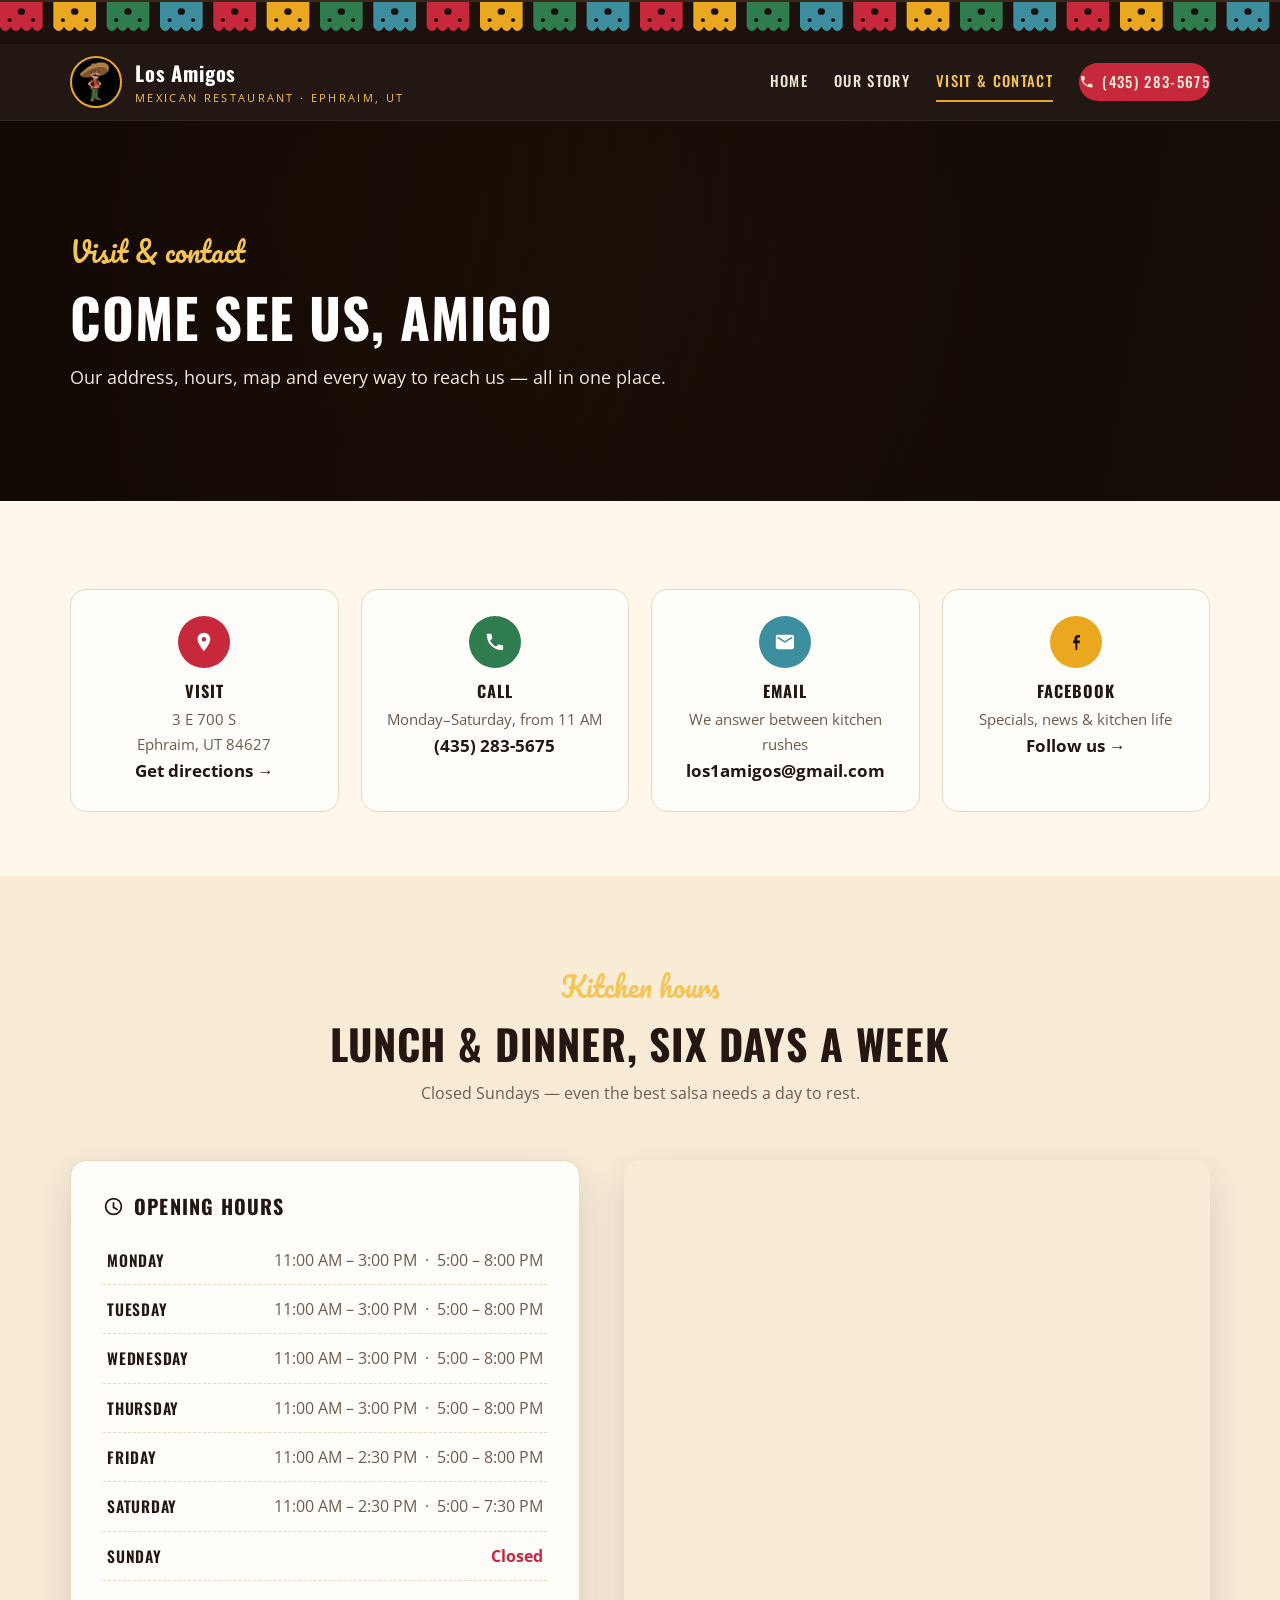
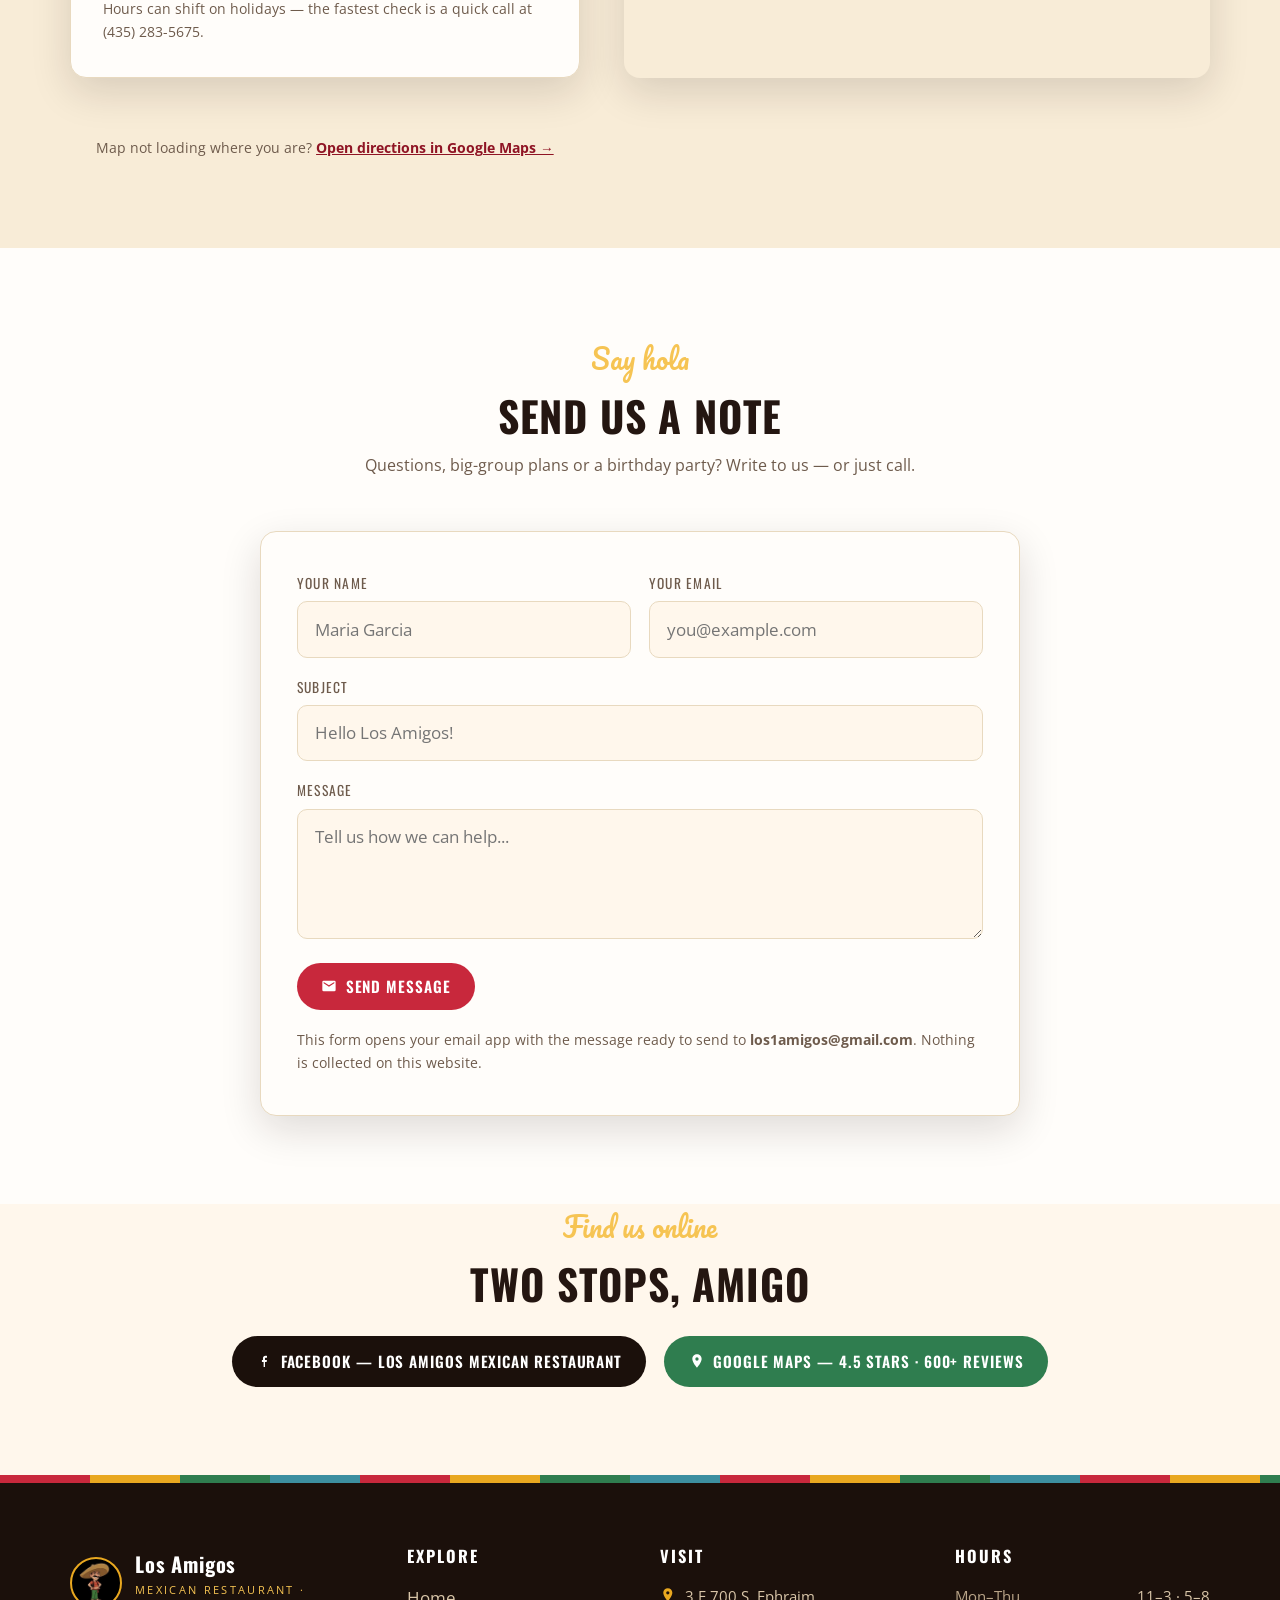
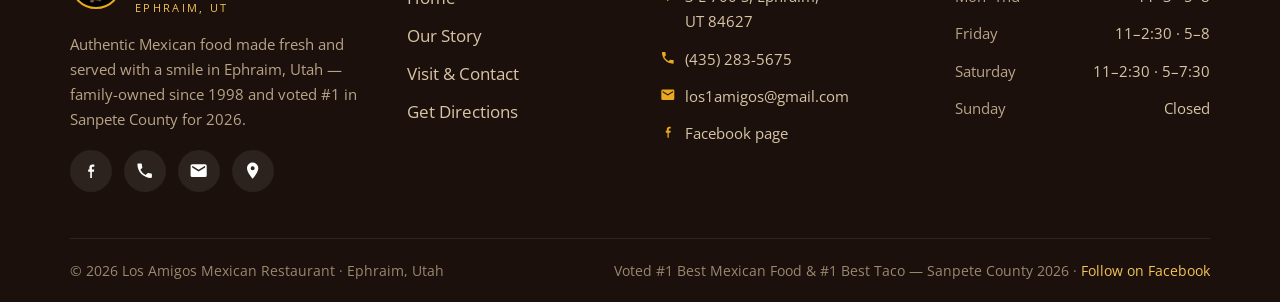
<file: contact.html>
<!DOCTYPE html>
<html lang="en">
<head>
<meta charset="UTF-8">
<meta name="viewport" content="width=device-width, initial-scale=1.0">
<title>Visit &amp; Contact | Los Amigos Mexican Restaurant &mdash; Ephraim, UT</title>
<meta name="description" content="Visit Los Amigos Mexican Restaurant at 3 E 700 S, Ephraim, UT 84627. Call (435) 283-5675, email los1amigos@gmail.com or find our hours, map and Facebook page here.">
<link rel="icon" type="image/jpeg" href="[data-uri]">
<link rel="preconnect" href="https://fonts.googleapis.com">
<link rel="preconnect" href="https://fonts.gstatic.com" crossorigin>
<link href="https://fonts.googleapis.com/css2?family=Oswald:wght@500;600;700&family=Open+Sans:wght@400;600;700&family=Pacifico&display=swap" rel="stylesheet">
<link rel="stylesheet" href="style.css">
</head>
<body>

<div class="papel-wrap" aria-hidden="true"><svg viewBox="0 0 1200 46" preserveAspectRatio="none" aria-hidden="true" focusable="false"><defs><path id="pp" fill-rule="evenodd" d="M0 0 H40 V26 C36.7 32 33.3 32 30 26 C26.7 32 23.3 32 20 26 C16.7 32 13.3 32 10 26 C6.7 32 3.3 32 0 26 Z M23.5 10 a3.5 3.5 0 1 1 -7 0 a3.5 3.5 0 1 1 7 0 Z M11 19 a2 2 0 1 1 -4 0 a2 2 0 1 1 4 0 Z M33 19 a2 2 0 1 1 -4 0 a2 2 0 1 1 4 0 Z"/></defs><rect x="0" y="0" width="1200" height="2.2" fill="#3B2A1A"/><use href="#pp" x="0" y="2" fill="#C8283C"/><use href="#pp" x="50" y="2" fill="#E9A820"/><use href="#pp" x="100" y="2" fill="#2F7D4F"/><use href="#pp" x="150" y="2" fill="#3D8FA0"/><use href="#pp" x="200" y="2" fill="#C8283C"/><use href="#pp" x="250" y="2" fill="#E9A820"/><use href="#pp" x="300" y="2" fill="#2F7D4F"/><use href="#pp" x="350" y="2" fill="#3D8FA0"/><use href="#pp" x="400" y="2" fill="#C8283C"/><use href="#pp" x="450" y="2" fill="#E9A820"/><use href="#pp" x="500" y="2" fill="#2F7D4F"/><use href="#pp" x="550" y="2" fill="#3D8FA0"/><use href="#pp" x="600" y="2" fill="#C8283C"/><use href="#pp" x="650" y="2" fill="#E9A820"/><use href="#pp" x="700" y="2" fill="#2F7D4F"/><use href="#pp" x="750" y="2" fill="#3D8FA0"/><use href="#pp" x="800" y="2" fill="#C8283C"/><use href="#pp" x="850" y="2" fill="#E9A820"/><use href="#pp" x="900" y="2" fill="#2F7D4F"/><use href="#pp" x="950" y="2" fill="#3D8FA0"/><use href="#pp" x="1000" y="2" fill="#C8283C"/><use href="#pp" x="1050" y="2" fill="#E9A820"/><use href="#pp" x="1100" y="2" fill="#2F7D4F"/><use href="#pp" x="1150" y="2" fill="#3D8FA0"/></svg></div>

<header class="site-head">
  <div class="container head-in">
    <a class="brand" href="index.html">
      <img class="brand-logo" src="[data-uri]" alt="Los Amigos Mexican Restaurant logo" width="52" height="52">
      <span class="brand-txt"><strong>Los Amigos</strong><small>Mexican Restaurant &middot; Ephraim, UT</small></span>
    </a>
    <input type="checkbox" id="nav-t" class="nav-t">
    <label for="nav-t" class="nav-burger" aria-label="Toggle navigation"><span></span><span></span><span></span></label>
    <nav class="nav" aria-label="Main navigation">
      <a href="index.html">Home</a>
      <a href="about.html">Our Story</a>
      <a href="contact.html" class="active">Visit &amp; Contact</a>
      <a class="btn btn-red btn-sm" href="tel:+14352835675"><svg class="ico" viewBox="0 0 24 24" aria-hidden="true"><path d="M6.62 10.79a15.05 15.05 0 0 0 6.59 6.59l2.2-2.2a1 1 0 0 1 1.02-.24c1.12.37 2.33.57 3.57.57a1 1 0 0 1 1 1V20a1 1 0 0 1-1 1C10.61 21 3 13.39 3 4a1 1 0 0 1 1-1h3.5a1 1 0 0 1 1 1c0 1.24.2 2.45.57 3.57a1 1 0 0 1-.25 1.02l-2.2 2.2z"/></svg> (435) 283-5675</a>
    </nav>
  </div>
</header>

<main>

  <!-- ============ PAGE HERO ============ -->
  <section class="page-hero" style="background:radial-gradient(circle at 20% 20%,#3a2210,var(--dark) 70%)">
    <div class="container">
      <p class="eyebrow">Visit &amp; contact</p>
      <h1>Come See Us, Amigo</h1>
      <p class="hero-lead">Our address, hours, map and every way to reach us &mdash; all in one place.</p>
    </div>
  </section>

  <!-- ============ CONTACT CARDS ============ -->
  <section class="section" style="padding-bottom:64px">
    <div class="container contact-grid-cards">
      <article class="c-card">
        <div class="ico-badge" style="background:var(--red)"><svg class="ico" viewBox="0 0 24 24" aria-hidden="true"><path fill-rule="evenodd" d="M12 2C8.13 2 5 5.13 5 9c0 5.25 7 13 7 13s7-7.75 7-13c0-3.87-3.13-7-7-7zm0 9.5a2.5 2.5 0 1 1 0-5 2.5 2.5 0 0 1 0 5z"/></svg></div>
        <h3>Visit</h3>
        <p>3 E 700 S<br>Ephraim, UT 84627</p>
        <a href="https://maps.app.goo.gl/V1LFvRE3YoxTsvuu7" target="_blank" rel="noopener">Get directions &rarr;</a>
      </article>
      <article class="c-card">
        <div class="ico-badge" style="background:var(--green)"><svg class="ico" viewBox="0 0 24 24" aria-hidden="true"><path d="M6.62 10.79a15.05 15.05 0 0 0 6.59 6.59l2.2-2.2a1 1 0 0 1 1.02-.24c1.12.37 2.33.57 3.57.57a1 1 0 0 1 1 1V20a1 1 0 0 1-1 1C10.61 21 3 13.39 3 4a1 1 0 0 1 1-1h3.5a1 1 0 0 1 1 1c0 1.24.2 2.45.57 3.57a1 1 0 0 1-.25 1.02l-2.2 2.2z"/></svg></div>
        <h3>Call</h3>
        <p>Monday&ndash;Saturday, from 11 AM</p>
        <a href="tel:+14352835675">(435) 283-5675</a>
      </article>
      <article class="c-card">
        <div class="ico-badge" style="background:var(--teal)"><svg class="ico" viewBox="0 0 24 24" aria-hidden="true"><path d="M20 4H4a2 2 0 0 0-2 2v12a2 2 0 0 0 2 2h16a2 2 0 0 0 2-2V6a2 2 0 0 0-2-2zm0 4-8 5-8-5V6l8 5 8-5v2z"/></svg></div>
        <h3>Email</h3>
        <p>We answer between kitchen rushes</p>
        <a href="mailto:los1amigos@gmail.com">los1amigos@gmail.com</a>
      </article>
      <article class="c-card">
        <div class="ico-badge" style="background:var(--gold);color:var(--dark)"><svg class="ico" viewBox="0 0 24 24" aria-hidden="true"><path d="M13.5 21v-7.6h2.56l.38-2.97h-2.94V8.55c0-.86.24-1.44 1.47-1.44h1.57V4.44c-.27-.04-1.2-.12-2.28-.12-2.26 0-3.8 1.38-3.8 3.9v2.21H8.9v2.97h2.56V21h2.04z"/></svg></div>
        <h3>Facebook</h3>
        <p>Specials, news &amp; kitchen life</p>
        <a href="https://www.facebook.com/profile.php?id=100063625658104" target="_blank" rel="noopener">Follow us &rarr;</a>
      </article>
    </div>
  </section>

  <!-- ============ HOURS + MAP ============ -->
  <section class="section tint">
    <div class="container">
      <div class="sec-head">
        <p class="eyebrow">Kitchen hours</p>
        <h2 class="sec-title">Lunch &amp; Dinner, Six Days a Week</h2>
        <p class="sec-sub">Closed Sundays &mdash; even the best salsa needs a day to rest.</p>
      </div>
      <div class="visit-grid">
        <div class="hours-box">
          <h3><svg class="ico" viewBox="0 0 24 24" aria-hidden="true"><path fill-rule="evenodd" d="M12 2a10 10 0 1 0 0 20 10 10 0 0 0 0-20zm0 2a8 8 0 1 1 0 16 8 8 0 0 1 0-16z"/><path d="M11 7h2v5.4l4.4 2.6-.9 1.5L11 13.6z"/></svg> Opening Hours</h3>
          <div class="hours-row"><span class="day">Monday</span><span class="times">11:00 AM &ndash; 3:00 PM &nbsp;&middot;&nbsp; 5:00 &ndash; 8:00 PM</span></div>
          <div class="hours-row"><span class="day">Tuesday</span><span class="times">11:00 AM &ndash; 3:00 PM &nbsp;&middot;&nbsp; 5:00 &ndash; 8:00 PM</span></div>
          <div class="hours-row"><span class="day">Wednesday</span><span class="times">11:00 AM &ndash; 3:00 PM &nbsp;&middot;&nbsp; 5:00 &ndash; 8:00 PM</span></div>
          <div class="hours-row"><span class="day">Thursday</span><span class="times">11:00 AM &ndash; 3:00 PM &nbsp;&middot;&nbsp; 5:00 &ndash; 8:00 PM</span></div>
          <div class="hours-row"><span class="day">Friday</span><span class="times">11:00 AM &ndash; 2:30 PM &nbsp;&middot;&nbsp; 5:00 &ndash; 8:00 PM</span></div>
          <div class="hours-row"><span class="day">Saturday</span><span class="times">11:00 AM &ndash; 2:30 PM &nbsp;&middot;&nbsp; 5:00 &ndash; 7:30 PM</span></div>
          <div class="hours-row closed"><span class="day">Sunday</span><span class="times">Closed</span></div>
          <p class="hours-note">Hours can shift on holidays &mdash; the fastest check is a quick call at (435) 283-5675.</p>
        </div>
        <div class="map-frame">
          <iframe title="Map to Los Amigos Mexican Restaurant, 3 E 700 S, Ephraim, UT" src="https://maps.google.com/maps?q=Los%20Amigos%20Mexican%20Restaurant%2C%203%20E%20700%20S%2C%20Ephraim%2C%20UT%2084627&amp;z=15&amp;output=embed" loading="lazy" allowfullscreen referrerpolicy="no-referrer-when-downgrade"></iframe>
        </div>
        <p class="hours-note" style="text-align:center;margin-top:14px">Map not loading where you are? <a href="https://maps.app.goo.gl/V1LFvRE3YoxTsvuu7" target="_blank" rel="noopener" style="font-weight:700">Open directions in Google Maps &rarr;</a></p>
      </div>
    </div>
  </section>

  <!-- ============ MESSAGE FORM ============ -->
  <section class="section paper">
    <div class="container" style="max-width:760px">
      <div class="sec-head">
        <p class="eyebrow">Say hola</p>
        <h2 class="sec-title">Send Us a Note</h2>
        <p class="sec-sub">Questions, big-group plans or a birthday party? Write to us &mdash; or just call.</p>
      </div>
      <div class="form-box">
        <form action="mailto:los1amigos@gmail.com" method="post" enctype="text/plain">
          <div class="form-grid">
            <div class="field">
              <label for="f-name">Your Name</label>
              <input type="text" id="f-name" name="Name" placeholder="Maria Garcia" required>
            </div>
            <div class="field">
              <label for="f-mail">Your Email</label>
              <input type="email" id="f-mail" name="Email" placeholder="you@example.com" required>
            </div>
            <div class="field full">
              <label for="f-subject">Subject</label>
              <input type="text" id="f-subject" name="Subject" placeholder="Hello Los Amigos!">
            </div>
            <div class="field full">
              <label for="f-msg">Message</label>
              <textarea id="f-msg" name="Message" placeholder="Tell us how we can help..." required></textarea>
            </div>
            <div class="form-actions">
              <button type="submit" class="btn btn-red"><svg class="ico" viewBox="0 0 24 24" aria-hidden="true"><path d="M20 4H4a2 2 0 0 0-2 2v12a2 2 0 0 0 2 2h16a2 2 0 0 0 2-2V6a2 2 0 0 0-2-2zm0 4-8 5-8-5V6l8 5 8-5v2z"/></svg> Send Message</button>
              <p class="form-note" style="margin:0">This form opens your email app with the message ready to send to <strong>los1amigos@gmail.com</strong>. Nothing is collected on this website.</p>
            </div>
          </div>
        </form>
      </div>
    </div>
  </section>

  <!-- ============ FIND US ONLINE ============ -->
  <section class="section" style="padding-top:0">
    <div class="container">
      <div class="sec-head" style="margin-bottom:28px">
        <p class="eyebrow">Find us online</p>
        <h2 class="sec-title">Two Stops, Amigo</h2>
      </div>
      <div class="online-row">
        <a class="btn btn-dark" href="https://www.facebook.com/profile.php?id=100063625658104" target="_blank" rel="noopener"><svg class="ico" viewBox="0 0 24 24" aria-hidden="true"><path d="M13.5 21v-7.6h2.56l.38-2.97h-2.94V8.55c0-.86.24-1.44 1.47-1.44h1.57V4.44c-.27-.04-1.2-.12-2.28-.12-2.26 0-3.8 1.38-3.8 3.9v2.21H8.9v2.97h2.56V21h2.04z"/></svg> Facebook &mdash; Los Amigos Mexican Restaurant</a>
        <a class="btn btn-green" href="https://maps.app.goo.gl/V1LFvRE3YoxTsvuu7" target="_blank" rel="noopener"><svg class="ico" viewBox="0 0 24 24" aria-hidden="true"><path fill-rule="evenodd" d="M12 2C8.13 2 5 5.13 5 9c0 5.25 7 13 7 13s7-7.75 7-13c0-3.87-3.13-7-7-7zm0 9.5a2.5 2.5 0 1 1 0-5 2.5 2.5 0 0 1 0 5z"/></svg> Google Maps &mdash; 4.5 Stars &middot; 600+ Reviews</a>
      </div>
    </div>
  </section>

</main>


<footer class="site-foot">
  <div class="container foot-grid">
    <div class="foot-brand">
      <a class="brand" href="index.html">
        <img class="brand-logo" src="[data-uri]" alt="Los Amigos Mexican Restaurant logo" width="52" height="52">
        <span class="brand-txt"><strong>Los Amigos</strong><small>Mexican Restaurant &middot; Ephraim, UT</small></span>
      </a>
      <p>Authentic Mexican food made fresh and served with a smile in Ephraim, Utah &mdash; family-owned since 1998 and voted #1 in Sanpete County for 2026.</p>
      <div class="foot-social">
        <a href="https://www.facebook.com/profile.php?id=100063625658104" target="_blank" rel="noopener" aria-label="Facebook"><svg class="ico" viewBox="0 0 24 24" aria-hidden="true"><path d="M13.5 21v-7.6h2.56l.38-2.97h-2.94V8.55c0-.86.24-1.44 1.47-1.44h1.57V4.44c-.27-.04-1.2-.12-2.28-.12-2.26 0-3.8 1.38-3.8 3.9v2.21H8.9v2.97h2.56V21h2.04z"/></svg></a>
        <a href="tel:+14352835675" aria-label="Call us"><svg class="ico" viewBox="0 0 24 24" aria-hidden="true"><path d="M6.62 10.79a15.05 15.05 0 0 0 6.59 6.59l2.2-2.2a1 1 0 0 1 1.02-.24c1.12.37 2.33.57 3.57.57a1 1 0 0 1 1 1V20a1 1 0 0 1-1 1C10.61 21 3 13.39 3 4a1 1 0 0 1 1-1h3.5a1 1 0 0 1 1 1c0 1.24.2 2.45.57 3.57a1 1 0 0 1-.25 1.02l-2.2 2.2z"/></svg></a>
        <a href="mailto:los1amigos@gmail.com" aria-label="Email us"><svg class="ico" viewBox="0 0 24 24" aria-hidden="true"><path d="M20 4H4a2 2 0 0 0-2 2v12a2 2 0 0 0 2 2h16a2 2 0 0 0 2-2V6a2 2 0 0 0-2-2zm0 4-8 5-8-5V6l8 5 8-5v2z"/></svg></a>
        <a href="https://maps.app.goo.gl/V1LFvRE3YoxTsvuu7" target="_blank" rel="noopener" aria-label="Google Maps"><svg class="ico" viewBox="0 0 24 24" aria-hidden="true"><path fill-rule="evenodd" d="M12 2C8.13 2 5 5.13 5 9c0 5.25 7 13 7 13s7-7.75 7-13c0-3.87-3.13-7-7-7zm0 9.5a2.5 2.5 0 1 1 0-5 2.5 2.5 0 0 1 0 5z"/></svg></a>
      </div>
    </div>
    <div>
      <h4 class="foot-h">Explore</h4>
      <ul class="foot-links">
        <li><a href="index.html">Home</a></li>
        <li><a href="about.html">Our Story</a></li>
        <li><a href="contact.html">Visit &amp; Contact</a></li>
        <li><a href="https://maps.app.goo.gl/V1LFvRE3YoxTsvuu7" target="_blank" rel="noopener">Get Directions</a></li>
      </ul>
    </div>
    <div>
      <h4 class="foot-h">Visit</h4>
      <ul class="foot-list">
        <li><svg class="ico" viewBox="0 0 24 24" aria-hidden="true"><path fill-rule="evenodd" d="M12 2C8.13 2 5 5.13 5 9c0 5.25 7 13 7 13s7-7.75 7-13c0-3.87-3.13-7-7-7zm0 9.5a2.5 2.5 0 1 1 0-5 2.5 2.5 0 0 1 0 5z"/></svg> <span>3 E 700 S, Ephraim,<br>UT 84627</span></li>
        <li><svg class="ico" viewBox="0 0 24 24" aria-hidden="true"><path d="M6.62 10.79a15.05 15.05 0 0 0 6.59 6.59l2.2-2.2a1 1 0 0 1 1.02-.24c1.12.37 2.33.57 3.57.57a1 1 0 0 1 1 1V20a1 1 0 0 1-1 1C10.61 21 3 13.39 3 4a1 1 0 0 1 1-1h3.5a1 1 0 0 1 1 1c0 1.24.2 2.45.57 3.57a1 1 0 0 1-.25 1.02l-2.2 2.2z"/></svg> <a href="tel:+14352835675">(435) 283-5675</a></li>
        <li><svg class="ico" viewBox="0 0 24 24" aria-hidden="true"><path d="M20 4H4a2 2 0 0 0-2 2v12a2 2 0 0 0 2 2h16a2 2 0 0 0 2-2V6a2 2 0 0 0-2-2zm0 4-8 5-8-5V6l8 5 8-5v2z"/></svg> <a href="mailto:los1amigos@gmail.com">los1amigos@gmail.com</a></li>
        <li><svg class="ico" viewBox="0 0 24 24" aria-hidden="true"><path d="M13.5 21v-7.6h2.56l.38-2.97h-2.94V8.55c0-.86.24-1.44 1.47-1.44h1.57V4.44c-.27-.04-1.2-.12-2.28-.12-2.26 0-3.8 1.38-3.8 3.9v2.21H8.9v2.97h2.56V21h2.04z"/></svg> <a href="https://www.facebook.com/profile.php?id=100063625658104" target="_blank" rel="noopener">Facebook page</a></li>
      </ul>
    </div>
    <div>
      <h4 class="foot-h">Hours</h4>
      <ul class="foot-list foot-hours">
        <li><span class="d">Mon&ndash;Thu</span><span>11&ndash;3 &middot; 5&ndash;8</span></li>
        <li><span class="d">Friday</span><span>11&ndash;2:30 &middot; 5&ndash;8</span></li>
        <li><span class="d">Saturday</span><span>11&ndash;2:30 &middot; 5&ndash;7:30</span></li>
        <li><span class="d">Sunday</span><span>Closed</span></li>
      </ul>
    </div>
  </div>
  <div class="container foot-bar">
    <span>&copy; 2026 Los Amigos Mexican Restaurant &middot; Ephraim, Utah</span>
    <span>Voted #1 Best Mexican Food &amp; #1 Best Taco &mdash; Sanpete County 2026 &middot; <a href="https://www.facebook.com/profile.php?id=100063625658104" target="_blank" rel="noopener">Follow on Facebook</a></span>
  </div>
</footer>

</body>
</html>
</file>
<file: style.css>
/* ============================================================
   LOS AMIGOS MEXICAN RESTAURANT - Ephraim, Utah
   Shared stylesheet  ·  index.html / about.html / contact.html
   Fonts: Oswald (headings) · Open Sans (body) · Pacifico (script)
   ============================================================ */

:root{
  --red:#C8283C;      --red-dk:#8F1424;
  --green:#2F7D4F;    --green-dk:#1E5637;
  --gold:#E9A820;     --gold-lt:#F6C453;
  --teal:#3D8FA0;
  --cream:#FFF7EC;    --cream-2:#F8ECD7;
  --ink:#241611;      --muted:#6E5B4C;
  --dark:#1B100B;     --dark-2:#2B1B12;
  --paper:#FFFDFA;    --line:#E8D9BF;
  --shadow:0 14px 40px rgba(27,16,11,.14);
  --radius:16px;
  --head-h:76px;
}

*,*::before,*::after{margin:0;padding:0;box-sizing:border-box}
html{scroll-behavior:smooth}
body{
  font-family:"Open Sans",Segoe UI,Arial,sans-serif;
  color:var(--ink);background:var(--cream);
  font-size:16.5px;line-height:1.7;
  -webkit-font-smoothing:antialiased;
}
img{max-width:100%;display:block}
a{color:var(--red-dk)}
h1,h2,h3,h4{font-family:Oswald,"Arial Narrow",Arial,sans-serif;line-height:1.15;letter-spacing:.02em}
::selection{background:var(--gold);color:var(--dark)}
:focus-visible{outline:3px solid var(--gold);outline-offset:2px}

.container{width:min(1140px,92%);margin:0 auto}
.section{padding:88px 0}
.section.tint{background:var(--cream-2)}
.section.paper{background:var(--paper)}

/* ---------- icons ---------- */
.ico{width:1.05em;height:1.05em;fill:currentColor;flex:none;vertical-align:-.14em}

/* ---------- buttons ---------- */
.btn{
  display:inline-flex;align-items:center;gap:.55em;
  padding:.85em 1.6em;border-radius:999px;
  font-family:Oswald,Arial,sans-serif;font-weight:600;font-size:.95rem;
  letter-spacing:.06em;text-transform:uppercase;text-decoration:none;
  transition:transform .18s ease,box-shadow .18s ease,background .18s ease;
  cursor:pointer;border:0;
}
.btn:hover{transform:translateY(-2px);box-shadow:0 10px 24px rgba(27,16,11,.25)}
.btn-red{background:var(--red);color:#fff}
.btn-red:hover{background:var(--red-dk)}
.btn-green{background:var(--green);color:#fff}
.btn-green:hover{background:var(--green-dk)}
.btn-gold{background:var(--gold);color:var(--dark)}
.btn-gold:hover{background:var(--gold-lt)}
.btn-dark{background:var(--dark);color:#fff}
.btn-ghost{border:2px solid rgba(255,255,255,.75);color:#fff;background:transparent}
.btn-ghost:hover{background:rgba(255,255,255,.14);box-shadow:none}
.btn-sm{padding:.55em 1.15em;font-size:.82rem}

/* ---------- papel picado strip ---------- */
.papel-wrap{background:var(--dark);line-height:0}
.papel-wrap svg{width:100%;height:44px;display:block}

/* ---------- header ---------- */
.site-head{
  position:sticky;top:0;z-index:50;
  background:rgba(27,16,11,.97);backdrop-filter:blur(6px);
  border-bottom:1px solid rgba(255,255,255,.08);
}
.head-in{display:flex;align-items:center;gap:26px;min-height:var(--head-h);padding:8px 0}
.brand{display:flex;align-items:center;gap:13px;text-decoration:none;margin-right:auto}
.brand-logo{width:52px;height:52px;border-radius:50%;background:#000;border:2px solid var(--gold);padding:2px}
.brand-txt{display:flex;flex-direction:column;color:#fff}
.brand-txt strong{font-family:Oswald;font-size:1.28rem;font-weight:700;letter-spacing:.04em}
.brand-txt small{font-size:.66rem;letter-spacing:.22em;text-transform:uppercase;color:var(--gold-lt)}
.nav{display:flex;align-items:center;gap:26px}
.nav a{
  color:#F3E7D6;text-decoration:none;font-family:Oswald;
  font-weight:500;letter-spacing:.09em;text-transform:uppercase;font-size:.92rem;
  padding:6px 0;border-bottom:2px solid transparent;transition:color .15s,border-color .15s;
}
.nav a:hover{color:var(--gold-lt)}
.nav a.active{color:var(--gold-lt);border-bottom-color:var(--gold)}
.nav .btn{border-bottom:0}
.nav-t{display:none}
.nav-burger{display:none;cursor:pointer;padding:6px}
.nav-burger span{display:block;width:26px;height:3px;background:var(--gold-lt);margin:5px 0;border-radius:2px;transition:transform .2s,opacity .2s}

/* ---------- hero ---------- */
.hero{
  position:relative;display:flex;align-items:center;
  min-height:640px;color:#fff;
  background-color:var(--dark);background-size:cover;background-position:center;
}
.hero::before{
  content:"";position:absolute;inset:0;
  background:linear-gradient(100deg,rgba(16,7,3,.90) 8%,rgba(16,7,3,.62) 52%,rgba(16,7,3,.28) 100%);
}
.hero .container{position:relative;z-index:1;padding:84px 0 108px}
.eyebrow{font-family:Pacifico,cursive;font-weight:400;color:var(--gold-lt);font-size:clamp(1.3rem,2.4vw,1.7rem);margin-bottom:10px}
.hero-title{font-size:clamp(2.5rem,5.4vw,4.1rem);font-weight:700;text-transform:uppercase;max-width:14em}
.hero-lead{max-width:34em;font-size:1.12rem;color:#F5E9D8;margin:20px 0 26px}
.hero-cta{display:flex;flex-wrap:wrap;gap:14px;margin-top:8px}

/* rating + award badges */
.hero-badges{display:flex;flex-wrap:wrap;gap:12px;margin:26px 0 4px}
.badge{
  display:inline-flex;align-items:center;gap:.6em;
  background:rgba(255,255,255,.1);border:1px solid rgba(255,255,255,.22);
  border-radius:999px;padding:.5em 1.1em;font-size:.86rem;color:#F7EDDD;
}
.badge .star-row{display:inline-flex;gap:2px}
.star-row svg{height:1.02em;width:auto;display:block}
.badge strong{color:var(--gold-lt)}

/* ---------- overlapping info strip ---------- */
.strip{position:relative;z-index:5;margin-top:-64px}
.strip-grid{display:grid;grid-template-columns:repeat(3,1fr);gap:22px}
.strip-card{
  background:var(--paper);border-radius:var(--radius);box-shadow:var(--shadow);
  padding:26px 26px 24px;border-top:4px solid var(--gold);
}
.strip-card .ico-badge{
  width:46px;height:46px;border-radius:12px;display:flex;align-items:center;justify-content:center;
  font-size:1.25rem;color:#fff;margin-bottom:14px;
}
.strip-card h3{font-size:1.12rem;text-transform:uppercase;letter-spacing:.06em;margin-bottom:6px}
.strip-card p{font-size:.95rem;color:var(--muted);margin-bottom:10px}
.strip-card p a{color:var(--ink);font-weight:600;text-decoration:none}
.strip-card p a:hover{color:var(--red-dk)}
.strip-card .more{font-family:Oswald;font-size:.82rem;letter-spacing:.09em;text-transform:uppercase;text-decoration:none;color:var(--red-dk);font-weight:600}
.strip-card .more:hover{color:var(--red)}

/* ---------- section headings ---------- */
.sec-head{text-align:center;max-width:640px;margin:0 auto 52px}
.sec-head.left{text-align:left;margin:0 0 40px}
.sec-sub{color:var(--muted);font-size:1.02rem;margin-top:12px}
.sec-title{font-size:clamp(1.9rem,3.6vw,2.6rem);text-transform:uppercase}
.sec-title .accent{color:var(--red)}

/* ---------- feature cards ---------- */
.grid-4{display:grid;grid-template-columns:repeat(4,1fr);gap:22px}
.feat{
  background:var(--paper);border:1px solid var(--line);border-radius:var(--radius);
  padding:30px 24px;transition:transform .2s ease,box-shadow .2s ease;
}
.feat:hover{transform:translateY(-5px);box-shadow:var(--shadow)}
.feat .ico-badge{
  width:54px;height:54px;border-radius:14px;display:flex;align-items:center;justify-content:center;
  color:#fff;font-size:1.5rem;margin-bottom:18px;
}
.feat h3{font-size:1.08rem;text-transform:uppercase;letter-spacing:.05em;margin-bottom:10px}
.feat p{font-size:.95rem;color:var(--muted)}

/* ---------- split sections ---------- */
.split{display:grid;grid-template-columns:1fr 1fr;gap:58px;align-items:center}
.split.rev .split-media{order:2}
.split-media{position:relative}
.split-media img{border-radius:var(--radius);box-shadow:var(--shadow);aspect-ratio:1/1;object-fit:cover;width:100%}
.split-media .float-chip{
  position:absolute;bottom:-16px;left:-14px;
  background:var(--green-dk);color:#fff;border-radius:12px;
  padding:10px 18px;font-family:Oswald;font-size:.88rem;letter-spacing:.08em;text-transform:uppercase;
  box-shadow:var(--shadow);
}
.split-body h2{font-size:clamp(1.7rem,3vw,2.3rem);text-transform:uppercase;margin-bottom:16px}
.split-body p{color:#4C3B2E;margin-bottom:14px}
.split-body .btn{margin-top:10px}
.tick-list{list-style:none;margin:6px 0 10px}
.tick-list li{padding-left:1.7em;position:relative;margin-bottom:8px;color:#4C3B2E}
.tick-list li::before{content:"";position:absolute;left:0;top:.28em;width:1em;height:1em;border-radius:50%;
  background:var(--green) url('data:image/svg+xml;utf8,<svg xmlns="http://www.w3.org/2000/svg" viewBox="0 0 24 24"><path fill="white" d="M9.3,16.8 5,12.5 l1.4,-1.4 2.9,2.9 7.3,-7.3 1.4,1.4 z"/></svg>') center/72% no-repeat}

/* ---------- testimonials ---------- */
.testi{background:var(--dark-2);color:#fff;
  background-image:radial-gradient(rgba(255,236,200,.05) 1.2px,transparent 1.2px);
  background-size:20px 20px;}
.testi .sec-sub{color:#C9B69D}
.testi-grid{display:grid;grid-template-columns:repeat(3,1fr);gap:22px}
.quote-card{
  background:var(--paper);color:var(--ink);border-radius:var(--radius);
  padding:30px 26px;position:relative;box-shadow:var(--shadow);
}
.quote-card::before{
  content:"\201C";position:absolute;top:-4px;left:18px;font-family:Pacifico,cursive;
  font-size:4.2rem;color:var(--gold);line-height:1;opacity:.85;
}
.quote-card p{font-style:italic;margin:18px 0 16px;color:#3E2E22}
.quote-src{display:flex;align-items:center;justify-content:space-between;gap:10px;border-top:1px dashed var(--line);padding-top:14px}
.quote-src .who{font-family:Oswald;font-size:.85rem;letter-spacing:.08em;text-transform:uppercase;color:var(--muted)}
.testi-note{text-align:center;color:#B7A488;font-size:.88rem;margin-top:26px}

/* ---------- award band ---------- */
.award-band{
  background:linear-gradient(115deg,var(--gold) 0%,var(--gold-lt) 55%,var(--gold) 100%);
  color:var(--dark);padding:56px 0;
}
.award-in{display:flex;align-items:center;gap:34px;justify-content:center;text-align:center;flex-wrap:wrap}
.award-in .big-ico{font-size:3rem;color:var(--red-dk);line-height:1}
.award-in .big-ico .ico{width:3rem;height:3rem;vertical-align:0}
.award-in h2{font-size:clamp(1.5rem,3vw,2.2rem);text-transform:uppercase;letter-spacing:.04em}
.award-in p{font-family:Pacifico,cursive;font-size:1.25rem;margin-top:6px;color:#5C3A08}

/* ---------- CTA band ---------- */
.cta-band{
  background:linear-gradient(120deg,var(--red-dk),var(--red) 60%,#D8463C);
  color:#fff;padding:74px 0;text-align:center;
}
.cta-band h2{font-size:clamp(2rem,4vw,2.9rem);text-transform:uppercase}
.cta-band p{max-width:38em;margin:14px auto 30px;color:#FBE9DC;font-size:1.05rem}
.cta-band .hero-cta{justify-content:center;margin:0}

/* ---------- page hero (about / contact) ---------- */
.page-hero{
  position:relative;display:flex;align-items:center;min-height:380px;color:#fff;
  background-color:var(--dark);background-size:cover;background-position:center 65%;
}
.page-hero::before{content:"";position:absolute;inset:0;
  background:linear-gradient(100deg,rgba(16,7,3,.92) 5%,rgba(16,7,3,.55) 60%,rgba(16,7,3,.35) 100%)}
.page-hero .container{position:relative;z-index:1;padding:64px 0}
.page-hero h1{font-size:clamp(2.3rem,4.6vw,3.4rem);text-transform:uppercase;max-width:13em}
.page-hero .hero-lead{margin:14px 0 0}

/* ---------- about: story ---------- */
.story{display:grid;grid-template-columns:.9fr 1.1fr;gap:56px;align-items:start}
.logo-card{
  background:radial-gradient(circle at 50% 30%,#31200f,var(--dark) 75%);
  border-radius:var(--radius);padding:44px 30px;text-align:center;color:#fff;
  box-shadow:var(--shadow);position:sticky;top:110px;
}
.logo-card img{width:190px;height:190px;margin:0 auto 18px;border-radius:18px;border:3px solid var(--gold);background:#000}
.logo-card h3{font-family:Pacifico,cursive;font-weight:400;font-size:1.6rem;color:var(--gold-lt);letter-spacing:.01em}
.logo-card .est{font-family:Oswald;letter-spacing:.35em;text-transform:uppercase;font-size:.85rem;color:#CBA97E;margin-top:8px}
.story-body h2{font-size:clamp(1.8rem,3.2vw,2.4rem);text-transform:uppercase;margin-bottom:18px}
.story-body p{margin-bottom:16px;color:#463526}
.story-body .lead{font-size:1.13rem;color:var(--ink);font-weight:600}

/* ---------- about: values / gallery / milestones ---------- */
.grid-3{display:grid;grid-template-columns:repeat(3,1fr);gap:22px}
.gallery{display:grid;grid-template-columns:repeat(3,1fr);gap:20px}
.gal-item{position:relative;border-radius:var(--radius);overflow:hidden;box-shadow:var(--shadow);aspect-ratio:1/1}
.gal-item img{width:100%;height:100%;object-fit:cover;transition:transform .35s ease}
.gal-item:hover img{transform:scale(1.06)}
.gal-cap{
  position:absolute;inset:auto 0 0 0;padding:38px 16px 14px;color:#fff;
  background:linear-gradient(transparent,rgba(16,7,3,.85));
  font-family:Oswald;font-size:.95rem;letter-spacing:.05em;
}
.milestones{display:grid;grid-template-columns:repeat(3,1fr);gap:22px}
.mile{background:var(--paper);border:1px solid var(--line);border-radius:var(--radius);padding:30px 26px;text-align:center}
.mile .year{font-family:Oswald;font-weight:700;font-size:2.3rem;color:var(--red);letter-spacing:.03em}
.mile p{font-size:.94rem;color:var(--muted);margin-top:6px}

/* ---------- contact ---------- */
.contact-grid-cards{display:grid;grid-template-columns:repeat(4,1fr);gap:22px}
.c-card{
  background:var(--paper);border:1px solid var(--line);border-radius:var(--radius);
  padding:26px 22px;text-align:center;transition:transform .2s ease,box-shadow .2s ease;
}
.c-card:hover{transform:translateY(-4px);box-shadow:var(--shadow)}
.c-card .ico-badge{width:52px;height:52px;border-radius:50%;margin:0 auto 14px;display:flex;align-items:center;justify-content:center;color:#fff;font-size:1.3rem}
.c-card h3{font-size:1.02rem;text-transform:uppercase;letter-spacing:.06em;margin-bottom:6px}
.c-card p{font-size:.92rem;color:var(--muted)}
.c-card a{color:var(--ink);font-weight:700;text-decoration:none}
.c-card a:hover{color:var(--red-dk)}

.visit-grid{display:grid;grid-template-columns:1fr 1.15fr;gap:44px;align-items:stretch}
.hours-box{background:var(--paper);border:1px solid var(--line);border-radius:var(--radius);padding:34px 32px;box-shadow:var(--shadow)}
.hours-box h3{font-size:1.25rem;text-transform:uppercase;letter-spacing:.06em;display:flex;align-items:center;gap:.5em;margin-bottom:18px}
.hours-row{display:flex;justify-content:space-between;gap:18px;padding:11px 4px;border-bottom:1px dashed var(--line);font-size:.97rem}
.hours-row .day{font-family:Oswald;font-weight:600;letter-spacing:.05em;text-transform:uppercase}
.hours-row .times{color:var(--muted);text-align:right}
.hours-row.closed .times{color:var(--red);font-weight:700}
.hours-note{font-size:.85rem;color:var(--muted);margin-top:16px}
.map-frame{border-radius:var(--radius);overflow:hidden;box-shadow:var(--shadow);min-height:420px;background:var(--cream-2)}
.map-frame iframe{width:100%;height:100%;min-height:420px;border:0;display:block}

.form-box{background:var(--paper);border:1px solid var(--line);border-radius:var(--radius);padding:40px 36px;box-shadow:var(--shadow)}
.form-grid{display:grid;grid-template-columns:1fr 1fr;gap:18px}
.field{display:flex;flex-direction:column;gap:6px}
.field.full{grid-column:1/-1}
.field label{font-family:Oswald;font-size:.85rem;letter-spacing:.09em;text-transform:uppercase;color:var(--muted)}
.field input,.field textarea{
  font:inherit;padding:.8em 1em;border:1.5px solid var(--line);border-radius:10px;background:var(--cream);
  color:var(--ink);transition:border-color .15s;
}
.field input:focus,.field textarea:focus{outline:none;border-color:var(--gold);background:#fff}
.field textarea{min-height:130px;resize:vertical}
.form-note{font-size:.85rem;color:var(--muted);margin-top:14px}
.form-actions{grid-column:1/-1;display:flex;align-items:center;gap:18px;flex-wrap:wrap;margin-top:6px}

.online-row{display:flex;gap:18px;justify-content:center;flex-wrap:wrap;margin-top:8px}

/* ---------- footer ---------- */
.site-foot{background:var(--dark);color:#E9DAC2;position:relative}
.site-foot::before{
  content:"";display:block;height:8px;
  background:repeating-linear-gradient(90deg,var(--red) 0 90px,var(--gold) 90px 180px,var(--green) 180px 270px,var(--teal) 270px 360px);
}
.foot-grid{display:grid;grid-template-columns:1.4fr 1fr 1.2fr 1.2fr;gap:40px;padding:64px 0 46px}
.foot-brand .brand{margin:0 0 14px}
.foot-brand p{font-size:.92rem;color:#B9A488;max-width:26em}
.foot-social{display:flex;gap:12px;margin-top:18px}
.foot-social a{
  width:42px;height:42px;border-radius:50%;background:rgba(255,255,255,.08);
  display:flex;align-items:center;justify-content:center;color:#fff;font-size:1.15rem;
  transition:background .15s,transform .15s;
}
.foot-social a:hover{background:var(--gold);color:var(--dark);transform:translateY(-3px)}
.foot-h{color:#fff;font-size:1.02rem;letter-spacing:.12em;text-transform:uppercase;margin-bottom:18px}
.foot-links{list-style:none}
.foot-links li{margin-bottom:10px}
.foot-links a{color:#D8C5A8;text-decoration:none;transition:color .15s}
.foot-links a:hover{color:var(--gold-lt)}
.foot-list{list-style:none;font-size:.93rem}
.foot-list li{display:flex;gap:.6em;margin-bottom:12px;color:#D8C5A8;align-items:flex-start}
.foot-list .ico{color:var(--gold);margin-top:.22em}
.foot-list a{color:#D8C5A8;text-decoration:none}
.foot-list a:hover{color:var(--gold-lt)}
.foot-hours li{justify-content:space-between;align-items:center}
.foot-hours .d{color:#B9A488}
.foot-bar{border-top:1px solid rgba(255,255,255,.09);padding:20px 0;font-size:.85rem;color:#9C8871;display:flex;gap:14px;flex-wrap:wrap;justify-content:space-between}
.foot-bar a{color:var(--gold-lt);text-decoration:none}
.foot-bar a:hover{text-decoration:underline}

/* ---------- responsive ---------- */
@media (max-width:1020px){
  .grid-4{grid-template-columns:repeat(2,1fr)}
  .contact-grid-cards{grid-template-columns:repeat(2,1fr)}
  .story{grid-template-columns:1fr;gap:40px}
  .logo-card{position:sticky;top:110px;max-width:420px;margin:0 auto}
}
@media (max-width:820px){
  .section{padding:64px 0}
  .split,.visit-grid{grid-template-columns:1fr;gap:34px}
  .split.rev .split-media{order:0}
  .grid-3,.testi-grid,.gallery,.milestones{grid-template-columns:1fr 1fr}
  .strip-grid{grid-template-columns:1fr;gap:16px}
  .strip{margin-top:-40px}
  .hero{min-height:560px}
}
@media (max-width:760px){
  .nav-burger{display:block}
  .nav{
    display:none;position:absolute;top:100%;left:0;right:0;
    background:rgba(27,16,11,.98);flex-direction:column;align-items:flex-start;
    padding:18px 5% 26px;gap:16px;border-bottom:1px solid rgba(255,255,255,.1);
  }
  .nav-t:checked ~ .nav{display:flex}
  .nav-t:checked ~ .nav-burger span:nth-child(1){transform:translateY(8px) rotate(45deg)}
  .nav-t:checked ~ .nav-burger span:nth-child(2){opacity:0}
  .nav-t:checked ~ .nav-burger span:nth-child(3){transform:translateY(-8px) rotate(-45deg)}
}
@media (max-width:560px){
  body{font-size:15.5px}
  .grid-4,.grid-3,.testi-grid,.gallery,.milestones,.contact-grid-cards,.form-grid{grid-template-columns:1fr}
  .award-in{gap:16px}
  .hero .container{padding:60px 0 84px}
  .hours-row{flex-direction:column;gap:2px}
  .hours-row .times{text-align:left}
}
</file>
